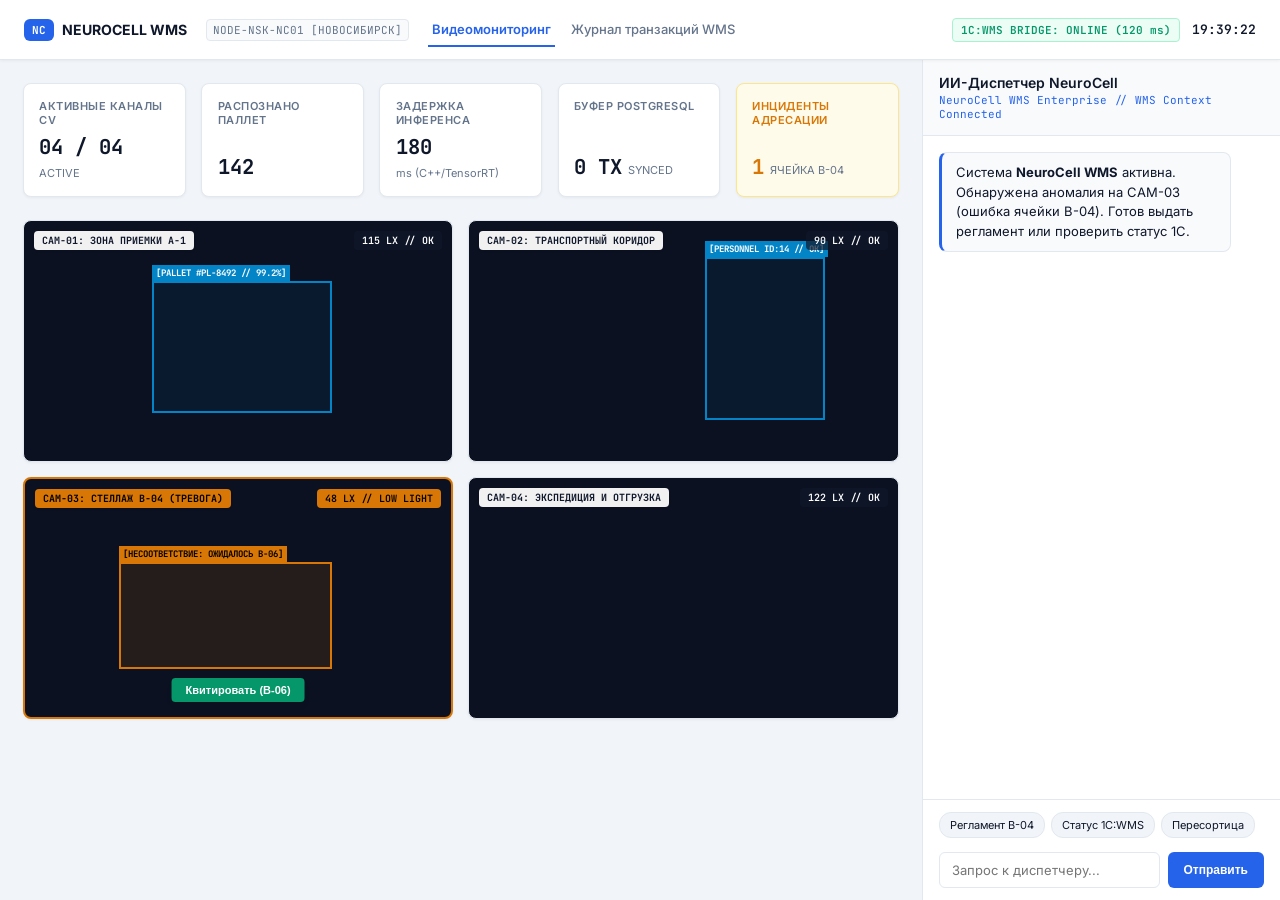
<file: index.html>
<!DOCTYPE html>
<html lang="ru">
<head>
    <meta charset="UTF-8">
    <meta name="viewport" content="width=device-width, initial-scale=1.0">
    <title>NeuroCell WMS | Оперативный видеомониторинг</title>
    <link href="https://fonts.googleapis.com/css2?family=Inter:wght@400;500;600;700&family=JetBrains+Mono:wght@400;600;700&display=swap" rel="stylesheet">
    <link rel="stylesheet" href="styles.css">
</head>
<body>
    <header>
        <div class="header-left">
            <div class="logo">
                <span class="logo-badge">NC</span>
                <span>NEUROCELL WMS</span>
            </div>
            <span class="node-id">NODE-NSK-NC01 [НОВОСИБИРСК]</span>
            <nav>
                <a href="index.html" class="active">Видеомониторинг</a>
                <a href="logs.html">Журнал транзакций WMS</a>
            </nav>
        </div>
        <div class="header-right">
            <div class="badge-status">
                1С:WMS BRIDGE: ONLINE (120 ms)
            </div>
            <div class="clock" id="system-clock">--:--:--</div>
        </div>
    </header>

    <div class="dashboard-layout">
        <main>
            <section class="kpi-panel">
                <div class="kpi-card">
                    <span class="kpi-label">Активные каналы CV</span>
                    <div class="kpi-value">04 / 04 <span>ACTIVE</span></div>
                </div>
                <div class="kpi-card">
                    <span class="kpi-label">Распознано паллет</span>
                    <div class="kpi-value" id="pallet-counter">142</div>
                </div>
                <div class="kpi-card">
                    <span class="kpi-label">Задержка инференса</span>
                    <div class="kpi-value">180 <span>ms (C++/TensorRT)</span></div>
                </div>
                 <div class="kpi-card">
                    <span class="kpi-label">Буфер PostgreSQL</span>
                    <div class="kpi-value">0 TX <span>SYNCED</span></div>
                </div>
                <div class="kpi-card warn" id="incident-card">
                    <span class="kpi-label" id="incident-label" style="color: var(--status-warn)">Инциденты адресации</span>
                    <div class="kpi-value" id="incident-counter" style="color: var(--status-warn)">1 <span>ЯЧЕЙКА В-04</span></div>
                </div>
            </section>

            <section class="video-matrix">
                <!-- CAM 01 -->
                <div class="camera-feed">
                    <div class="cam-header">
                        <div class="cam-tag">CAM-01: ЗОНА ПРИЕМКИ А-1</div>
                        <div class="cam-lux">115 LX // OK</div>
                    </div>
                    <div class="bbox" style="top: 25%; left: 30%; width: 42%; height: 55%;">
                        <div class="bbox-label">[PALLET #PL-8492 // 99.2%]</div>
                    </div>
                </div>

                <!-- CAM 02 -->
                <div class="camera-feed">
                    <div class="cam-header">
                        <div class="cam-tag">CAM-02: ТРАНСПОРТНЫЙ КОРИДОР</div>
                        <div class="cam-lux">90 LX // OK</div>
                    </div>
                    <div class="bbox" style="top: 15%; left: 55%; width: 28%; height: 68%;">
                        <div class="bbox-label">[PERSONNEL ID:14 // OK]</div>
                    </div>
                </div>

                <!-- CAM 03 (ALARM) -->
                <div class="camera-feed" id="cam-03" style="border: 2px solid var(--status-warn);">
                    <div class="cam-header">
                        <div class="cam-tag" style="background: var(--status-warn); color: #000;">CAM-03: СТЕЛЛАЖ В-04 (ТРЕВОГА)</div>
                        <div class="cam-lux low">48 LX // LOW LIGHT</div>
                    </div>
                     <button type="button" id="btn-ack" class="btn-ack" onclick="acknowledgeAlert()">Квитировать (В-06)</button>
                    <div class="bbox alarm" style="top: 35%; left: 22%; width: 50%; height: 45%;">
                        <div class="bbox-label" id="cam-03-bbox-label">[НЕСООТВЕТСТВИЕ: ОЖИДАЛОСЬ В-06]</div>
                    </div>
                </div>

                <!-- CAM 04 -->
                <div class="camera-feed">
                    <div class="cam-header">
                        <div class="cam-tag">CAM-04: ЭКСПЕДИЦИЯ И ОТГРУЗКА</div>
                         <div class="cam-lux">122 LX // OK</div>
                    </div>
                </div>
            </section>
        </main>

        <aside>
            <div class="ai-header">
                <h2>ИИ-Диспетчер NeuroCell</h2>
                <p>NeuroCell WMS Enterprise // WMS Context Connected</p>
            </div>
            
            <div class="chat-messages" id="chat-window">
                <div class="msg msg-sys">
                    Система <strong>NeuroCell WMS</strong> активна. Обнаружена аномалия на CAM-03 (ошибка ячейки В-04). Готов выдать регламент или проверить статус 1C.
                </div>
            </div>

            <div class="chat-controls">
                <div class="chips-row">
                    <button type="button" class="chip-btn" onclick="sendQuickMessage('Дай регламент расследования ошибки ячейки В-04')">Регламент В-04</button>
                    <button type="button" class="chip-btn" onclick="sendQuickMessage('Проверь текущий статус шлюза 1C:WMS')">Статус 1C:WMS</button>
                    <button type="button" class="chip-btn" onclick="sendQuickMessage('Что делать при пересортице паллет?')">Пересортица</button>
                </div>
                <div class="chat-input-group">
                    <input type="text" id="chat-input" placeholder="Запрос к диспетчеру..." onkeypress="handleEnter(event)">
                    <button type="button" class="btn-send" onclick="sendMessage()">Отправить</button>
                </div>
            </div>
        </aside>
    </div>

    <script src="app.js"></script>
</body>
</html>
</file>
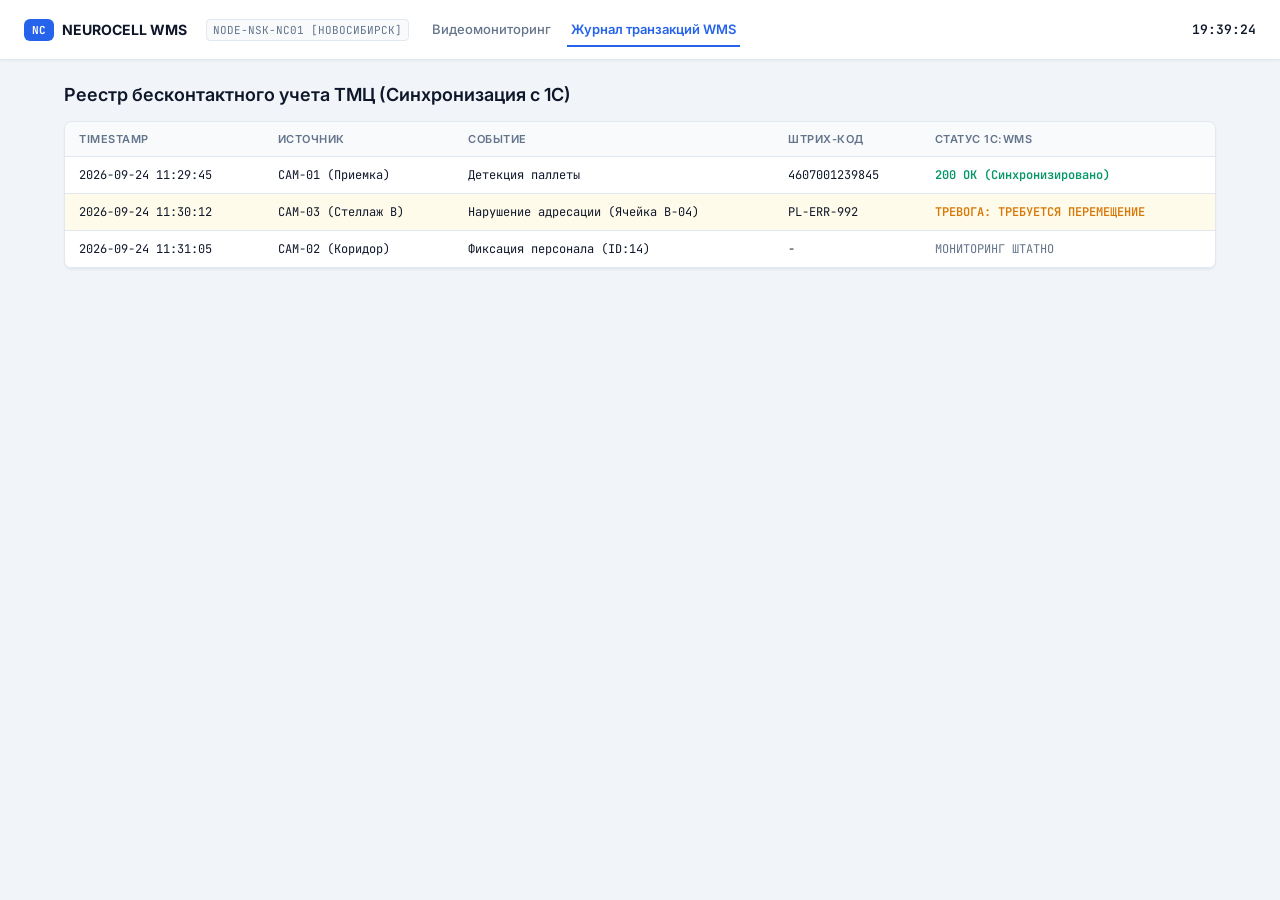
<file: logs.html>
<!DOCTYPE html>
<html lang="ru">
<head>
    <meta charset="UTF-8">
    <meta name="viewport" content="width=device-width, initial-scale=1.0">
    <title>NeuroCell WMS | Журнал транзакций</title>
    <link href="https://fonts.googleapis.com/css2?family=Inter:wght@400;500;600;700&family=JetBrains+Mono:wght@400;600;700&display=swap" rel="stylesheet">
    <link rel="stylesheet" href="styles.css">
</head>
<body>
    <header>
        <div class="header-left">
            <div class="logo">
                <span class="logo-badge">NC</span>
                <span>NEUROCELL WMS</span>
            </div>
            <span class="node-id">NODE-NSK-NC01 [НОВОСИБИРСК]</span>
            <nav>
                <a href="index.html">Видеомониторинг</a>
                <a href="logs.html" class="active">Журнал транзакций WMS</a>
            </nav>
        </div>
        <div class="header-right">
            <div class="clock" id="system-clock">--:--:--</div>
        </div>
    </header>

    <div style="padding: 24px; max-width: 1200px; margin: 0 auto; width: 100%;">
        <h2 style="margin-bottom: 16px; font-size: 18px; font-weight: 600;">Реестр бесконтактного учета ТМЦ (Синхронизация с 1С)</h2>
        <div class="table-container">
            <table>
                <thead>
                    <tr>
                        <th>TIMESTAMP</th>
                        <th>ИСТОЧНИК</th>
                        <th>СОБЫТИЕ</th>
                        <th>ШТРИХ-КОД</th>
                        <th>СТАТУС 1С:WMS</th>
                    </tr>
                </thead>
                <tbody id="logs-tbody">
                    <tr>
                        <td>2026-09-24 11:29:45</td>
                        <td>CAM-01 (Приемка)</td>
                        <td>Детекция паллеты</td>
                        <td>4607001239845</td>
                        <td style="color: var(--status-ok); font-weight: 600;">200 OK (Синхронизировано)</td>
                    </tr>
                    <tr class="row-warn">
                        <td>2026-09-24 11:30:12</td>
                        <td>CAM-03 (Стеллаж В)</td>
                        <td>Нарушение адресации (Ячейка В-04)</td>
                        <td>PL-ERR-992</td>
                        <td style="color: var(--status-warn); font-weight: 600;">ТРЕВОГА: ТРЕБУЕТСЯ ПЕРЕМЕЩЕНИЕ</td>
                    </tr>
                    <tr>
                        <td>2026-09-24 11:31:05</td>
                        <td>CAM-02 (Коридор)</td>
                        <td>Фиксация персонала (ID:14)</td>
                        <td>-</td>
                        <td style="color: var(--text-muted)">МОНИТОРИНГ ШТАТНО</td>
                    </tr>
                </tbody>
            </table>
        </div>
    </div>

    <script src="app.js"></script>
</body>
</html>
</file>
<file: styles.css>
/* styles.css */
:root {
    --bg-canvas: #f1f5f9;
    --bg-panel: #ffffff;
    --border-subtle: #e2e8f0;
    --border-focus: #2563eb;
    
    --text-main: #0f172a;
    --text-muted: #64748b;
    
    /* Статусные цвета */
    --status-ok: #059669;
    --status-warn: #d97706;
    --status-err: #dc2626;
    --status-info: #0284c7;
    --status-brand: #2563eb;

    --font-ui: 'Inter', -apple-system, BlinkMacSystemFont, "Segoe UI", Roboto, sans-serif;
    --font-data: 'JetBrains Mono', Consolas, monospace;
    
    --shadow-sm: 0 1px 3px rgba(0, 0, 0, 0.05);
    --shadow-md: 0 4px 6px -1px rgba(0, 0, 0, 0.08);
}

*, *::before, *::after { 
    box-sizing: border-box; 
    margin: 0; 
    padding: 0; 
}

html, body {
    height: 100%;
}

body {
    background-color: var(--bg-canvas);
    color: var(--text-main);
    font-family: var(--font-ui);
    min-height: 100vh;
    min-height: 100dvh;
    display: flex;
    flex-direction: column;
    font-size: clamp(13px, 0.9vw, 14px);
    overflow-x: hidden;
}

/* ==========================================================================
   1. ШАПКА (HEADER) — Адаптивная
   ========================================================================== */
header {
    background-color: var(--bg-panel);
    border-bottom: 1px solid var(--border-subtle);
    display: flex;
    justify-content: space-between;
    align-items: center;
    padding: 0 clamp(12px, 2vw, 24px);
    min-height: 60px;
    box-shadow: var(--shadow-sm);
    z-index: 20;
    flex-wrap: wrap;
    gap: 12px;
}

.header-left { 
    display: flex; 
    align-items: center; 
    gap: clamp(10px, 1.5vw, 20px);
    flex-wrap: wrap;
}

.logo { 
    font-weight: 700; 
    font-size: clamp(14px, 1.1vw, 16px); 
    color: var(--text-main); 
    display: flex; 
    align-items: center; 
    gap: 8px; 
    white-space: nowrap;
}

.logo-badge { 
    background: var(--status-brand); 
    color: #fff; 
    padding: 4px 8px; 
    border-radius: 6px; 
    font-family: var(--font-data); 
    font-size: 11px; 
}

.node-id { 
    font-size: 11px; 
    font-family: var(--font-data); 
    color: var(--text-muted); 
    background: #f8fafc; 
    padding: 3px 6px; 
    border-radius: 4px; 
    border: 1px solid var(--border-subtle); 
    white-space: nowrap;
}

nav { 
    display: flex; 
    gap: 12px; 
    height: 100%; 
}

nav a {
    text-decoration: none;
    color: var(--text-muted);
    font-weight: 500;
    display: inline-flex;
    align-items: center;
    padding: 8px 4px;
    border-bottom: 2px solid transparent;
    transition: color 0.15s, border-color 0.15s;
    white-space: nowrap;
    font-size: 13px;
}
nav a:hover { color: var(--status-brand); }
nav a.active { color: var(--status-brand); border-bottom-color: var(--status-brand); font-weight: 600; }

.header-right { 
    display: flex; 
    align-items: center; 
    gap: 12px; 
    margin-left: auto;
    flex-wrap: wrap;
}

.badge-status {
    display: inline-flex;
    align-items: center;
    gap: 6px;
    font-size: 11px;
    font-family: var(--font-data);
    font-weight: 600;
    padding: 4px 8px;
    border-radius: 4px;
    background: #ecfdf5;
    color: var(--status-ok);
    border: 1px solid #a7f3d0;
    white-space: nowrap;
}

.clock { 
    font-family: var(--font-data); 
    font-weight: 600; 
    color: var(--text-main); 
    font-size: 13px; 
    white-space: nowrap;
}

/* ==========================================================================
   2. ГЛАВНЫЙ ЛЕЙАУТ (DASHBOARD LAYOUT)
   ========================================================================== */
.dashboard-layout {
    display: grid;
    grid-template-columns: minmax(0, 1fr) clamp(340px, 28vw, 460px);
    flex: 1;
    min-height: 0; /* Критично для правильного скролла внутри грида */
    overflow: hidden;
}

main { 
    padding: clamp(12px, 1.8vw, 24px); 
    overflow-y: auto; 
    display: flex; 
    flex-direction: column; 
    gap: clamp(14px, 1.8vw, 24px); 
    min-width: 0; /* Не дает переполнять grid-колонку */
}

/* ==========================================================================
   3. ПАНЕЛЬ KPI (МЕТРИКИ) — auto-fit сетка
   ========================================================================== */
.kpi-panel { 
    display: grid; 
    grid-template-columns: repeat(auto-fit, minmax(min(100%, 150px), 1fr)); 
    gap: clamp(10px, 1.2vw, 16px); 
}

.kpi-card {
    background: var(--bg-panel);
    border: 1px solid var(--border-subtle);
    border-radius: 8px;
    padding: clamp(12px, 1.2vw, 16px);
    box-shadow: var(--shadow-sm);
    display: flex;
    flex-direction: column;
    justify-content: space-between;
}

.kpi-card.warn { 
    border-color: #fde68a; 
    background: #fffbeb; 
}

.kpi-label { 
    font-size: 11px; 
    text-transform: uppercase; 
    font-weight: 600; 
    color: var(--text-muted); 
    letter-spacing: 0.5px; 
}

.kpi-value { 
    font-size: clamp(18px, 1.6vw, 22px); 
    font-family: var(--font-data); 
    font-weight: 700; 
    margin-top: 6px; 
    display: flex;
    align-items: baseline;
    gap: 6px;
    flex-wrap: wrap;
}

.kpi-value span { 
    font-size: 11px; 
    font-family: var(--font-ui); 
    font-weight: 400; 
    color: var(--text-muted); 
}

/* ==========================================================================
   4. СЕТКА КАМЕР (16:9 АВТО-ПРОПОРЦИИ)
   ========================================================================== */
.video-matrix { 
    display: grid; 
    grid-template-columns: repeat(auto-fit, minmax(min(100%, 320px), 1fr)); 
    gap: clamp(10px, 1.2vw, 16px); 
}

.camera-feed {
    background: #0b1120;
    border-radius: 8px;
    aspect-ratio: 16 / 9;
    min-height: 200px;
    position: relative;
    overflow: hidden;
    box-shadow: var(--shadow-sm);
    border: 1px solid var(--border-subtle);
    transition: border-color 0.3s;
}

.cam-header {
    position: absolute; 
    top: 10px; 
    left: 10px; 
    right: 10px;
    display: flex; 
    justify-content: space-between; 
    z-index: 2;
    pointer-events: none;
}

.cam-tag { 
    background: rgba(255, 255, 255, 0.94); 
    color: #0f172a; 
    padding: 3px 8px; 
    font-family: var(--font-data); 
    font-size: 10px; 
    border-radius: 4px; 
    font-weight: 700; 
    box-shadow: var(--shadow-sm);
    transition: background 0.3s, color 0.3s;
}

.cam-lux {
    background: rgba(15, 23, 42, 0.7);
    color: #fff;
    padding: 3px 8px;
    font-family: var(--font-data);
    font-size: 10px;
    border-radius: 4px;
    font-weight: 600;
}

.cam-lux.low {
    background: var(--status-warn);
    color: #000;
}

.btn-ack {
    position: absolute;
    bottom: 15px;
    left: 50%;
    transform: translateX(-50%);
    background: var(--status-ok);
    color: white;
    border: none;
    padding: 6px 14px;
    font-size: 11px;
    font-weight: 700;
    border-radius: 4px;
    cursor: pointer;
    z-index: 10;
    box-shadow: var(--shadow-md);
    transition: background 0.2s;
}

.btn-ack:hover {
    background: #047857;
}

/* Bounding Boxes */
.bbox { 
    position: absolute; 
    border: 2px solid var(--status-info); 
    background: rgba(2, 132, 199, 0.08);
}

.bbox-label { 
    background: var(--status-info); 
    color: #fff; 
    font-family: var(--font-data); 
    font-size: 9px; 
    padding: 2px 4px; 
    font-weight: 700; 
    position: absolute; 
    top: -18px; 
    left: -2px; 
    white-space: nowrap; 
}

.bbox.alarm { 
    border-color: var(--status-warn); 
    background: rgba(217, 119, 6, 0.12);
}
.bbox.alarm .bbox-label { 
    background: var(--status-warn); 
    color: #000; 
}

/* ==========================================================================
   5. САЙДБАР ИИ-ДИСПЕТЧЕРА (ЧАТ)
   ========================================================================== */
aside { 
    background: var(--bg-panel); 
    border-left: 1px solid var(--border-subtle); 
    display: flex; 
    flex-direction: column; 
    z-index: 10;
    
    /* КРИТИЧНО ДЛЯ СКРОЛЛА: жестко держим высоту колонки */
    height: 100%;
    max-height: 100%;
    min-height: 0; 
    min-width: 0;
    overflow: hidden; /* Родитель не растягивается наружу */
}

.ai-header { 
    padding: 14px 16px; 
    border-bottom: 1px solid var(--border-subtle); 
    background: #f8fafc; 
    flex-shrink: 0; /* Шапка чата никогда не сжимается */
}

.ai-header h2 { 
    font-size: 14px; 
    font-weight: 600; 
    color: var(--text-main); 
}

.ai-header p { 
    font-size: 11px; 
    font-family: var(--font-data); 
    color: var(--status-brand); 
    margin-top: 2px; 
}

.chat-messages { 
    flex: 1 1 0; /* flex-grow: 1, flex-shrink: 1, flex-basis: 0 */
    min-height: 0; /* Разрешает блоку стать меньше контента и включить скролл */
    padding: 16px; 
    overflow-y: auto; 
    overflow-x: hidden;
    display: flex; 
    flex-direction: column; 
    gap: 12px; 
    -webkit-overflow-scrolling: touch;
}

/* Кастомный аккуратный скроллбар */
.chat-messages::-webkit-scrollbar {
    width: 6px;
}
.chat-messages::-webkit-scrollbar-track {
    background: transparent;
}
.chat-messages::-webkit-scrollbar-thumb {
    background: #cbd5e1;
    border-radius: 4px;
}
.chat-messages::-webkit-scrollbar-thumb:hover {
    background: #94a3b8;
}

.chat-controls { 
    padding: 12px 16px; 
    border-top: 1px solid var(--border-subtle); 
    background: #ffffff; 
    flex-shrink: 0; /* Панель ввода всегда прижата к низу и не сжимается */
}

.msg { 
    max-width: 90%; 
    padding: 10px 14px; 
    border-radius: 8px; 
    font-size: 13px; 
    line-height: 1.5; 
    word-break: break-word;
}

.msg-sys { 
    background: #f8fafc; 
    border: 1px solid var(--border-subtle); 
    border-left: 3px solid var(--status-brand); 
    align-self: flex-start; 
}

.msg-op { 
    background: var(--status-brand); 
    color: #fff; 
    align-self: flex-end; 
    border-bottom-right-radius: 2px; 
}

.chat-controls { 
    padding: 12px 16px; 
    border-top: 1px solid var(--border-subtle); 
    background: #ffffff; 
}

.chips-row { 
    display: flex; 
    gap: 6px; 
    margin-bottom: 10px; 
    overflow-x: auto; 
    padding-bottom: 4px; 
    -webkit-overflow-scrolling: touch;
}

.chips-row::-webkit-scrollbar { height: 4px; }
.chips-row::-webkit-scrollbar-thumb { background: #cbd5e1; border-radius: 4px; }

.chip-btn {
    background: #f1f5f9;
    border: 1px solid var(--border-subtle);
    color: var(--text-main);
    padding: 5px 10px;
    border-radius: 12px;
    font-size: 11px;
    font-family: var(--font-ui);
    cursor: pointer;
    white-space: nowrap;
    transition: background-color 0.15s, border-color 0.15s;
    flex-shrink: 0;
}
.chip-btn:hover { background: #e2e8f0; border-color: #cbd5e1; }

.chat-input-group { 
    display: flex; 
    gap: 8px; 
}

input[type="text"] {
    flex: 1;
    min-width: 0;
    border: 1px solid var(--border-subtle);
    padding: 9px 12px;
    border-radius: 6px;
    outline: none;
    font-family: var(--font-ui);
    font-size: 13px;
    transition: border-color 0.15s;
}
input[type="text"]:focus { border-color: var(--status-brand); }

button.btn-send {
    background: var(--status-brand);
    color: #fff;
    border: none;
    padding: 0 16px;
    border-radius: 6px;
    cursor: pointer;
    font-weight: 600;
    font-size: 12px;
    white-space: nowrap;
    transition: background-color 0.15s;
}
button.btn-send:hover { background: #1d4ed8; }

/* ==========================================================================
   6. ТАБЛИЦЫ (СТРАНИЦА LOGS) С АВТО-СКРОЛЛОМ
   ========================================================================== */
.table-container { 
    background: var(--bg-panel); 
    border: 1px solid var(--border-subtle); 
    border-radius: 8px; 
    overflow-x: auto; 
    box-shadow: var(--shadow-sm); 
    -webkit-overflow-scrolling: touch;
}

table { 
    width: 100%; 
    min-width: 640px; /* Чтобы не сжимало колонки до нечитаемости */
    border-collapse: collapse; 
    text-align: left; 
}

th, td { 
    padding: 10px 14px; 
    border-bottom: 1px solid var(--border-subtle); 
}

th { 
    font-size: 11px; 
    text-transform: uppercase; 
    color: var(--text-muted); 
    background: #f8fafc; 
    font-weight: 600; 
    letter-spacing: 0.5px;
}

td { 
    font-family: var(--font-data); 
    font-size: 12px; 
}

.row-warn { background: #fffbeb; }

/* ==========================================================================
   7. МЕДИА-ЗАПРОСЫ (MEDIA QUERIES) ДЛЯ МОБИЛЬНЫХ И ПЛАНШЕТОВ
   ========================================================================== */

/* Планшеты и компактные экраны (< 1080px): переключение в одну колонку */
@media (max-width: 1080px) {
    body {
        overflow-y: auto;
    }

    .dashboard-layout {
        grid-template-columns: 1fr;
        grid-template-rows: auto auto;
        overflow: visible;
    }

    main {
        overflow-y: visible;
    }

    aside {
        border-left: none;
        border-top: 1px solid var(--border-subtle);
        height: 520px;
    }
}

/* Смартфоны (< 640px) */
@media (max-width: 640px) {
    header {
        padding: 10px 14px;
        min-height: auto;
    }

    .header-left, .header-right {
        width: 100%;
        justify-content: space-between;
    }

    nav {
        order: 3;
        width: 100%;
        border-top: 1px solid var(--border-subtle);
        padding-top: 8px;
    }

    .node-id {
        display: none; /* Прячем технический узел на узких экранах ради компактности */
    }

    .video-matrix {
        grid-template-columns: 1fr; /* По одной камере во всю ширину */
    }

    aside {
        height: 440px;
    }
}
</file>
